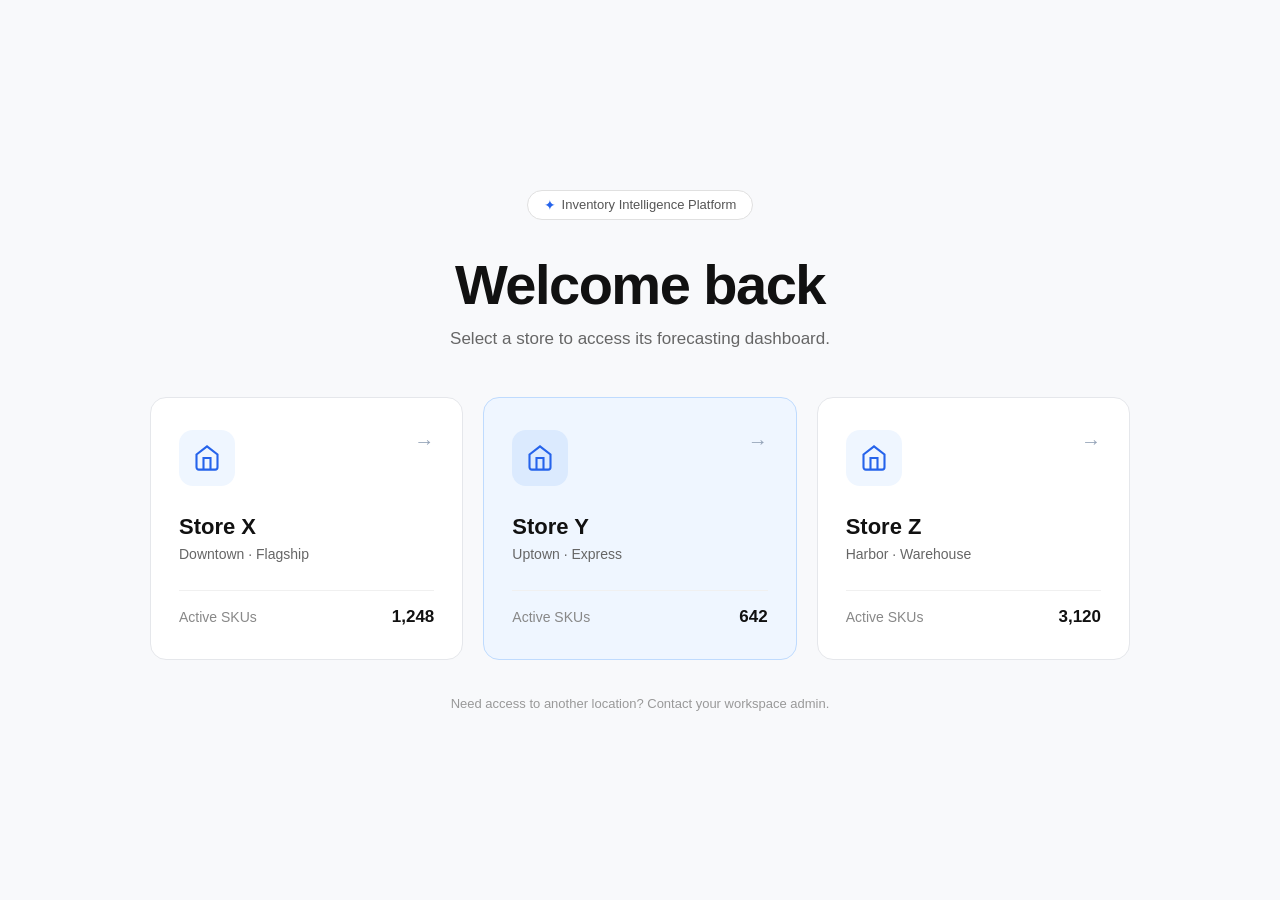
<file: pages/index.html>
<!DOCTYPE html>
<html lang="en">
<head>
<meta charset="UTF-8">
<meta name="viewport" content="width=device-width, initial-scale=1.0">
<title>Stockwise — Inventory Intelligence</title>
<link rel="stylesheet" href="../css/style.css">
</head>
<body>
<div class="store-page">
  <div class="store-badge"><span class="badge-icon">✦</span> Inventory Intelligence Platform</div>
  <h1 class="store-title">Welcome back</h1>
  <p class="store-sub">Select a store to access its forecasting dashboard.</p>
  <div class="store-grid">
    <a href="login.html?store=x" class="store-card">
      <div class="store-card-top">
        <div class="store-icon"><svg width="28" height="28" viewBox="0 0 24 24" fill="none" stroke="currentColor" stroke-width="1.8"><path d="M3 9l9-7 9 7v11a2 2 0 0 1-2 2H5a2 2 0 0 1-2-2z"/><polyline points="9 22 9 12 15 12 15 22"/></svg></div>
        <span class="arrow">→</span>
      </div>
      <div class="store-name">Store X</div>
      <div class="store-loc">Downtown · Flagship</div>
      <div class="store-sku"><span>Active SKUs</span><strong>1,248</strong></div>
    </a>
    <a href="login.html?store=y" class="store-card active">
      <div class="store-card-top">
        <div class="store-icon"><svg width="28" height="28" viewBox="0 0 24 24" fill="none" stroke="currentColor" stroke-width="1.8"><path d="M3 9l9-7 9 7v11a2 2 0 0 1-2 2H5a2 2 0 0 1-2-2z"/><polyline points="9 22 9 12 15 12 15 22"/></svg></div>
        <span class="arrow">→</span>
      </div>
      <div class="store-name">Store Y</div>
      <div class="store-loc">Uptown · Express</div>
      <div class="store-sku"><span>Active SKUs</span><strong>642</strong></div>
    </a>
    <a href="login.html?store=z" class="store-card">
      <div class="store-card-top">
        <div class="store-icon"><svg width="28" height="28" viewBox="0 0 24 24" fill="none" stroke="currentColor" stroke-width="1.8"><path d="M3 9l9-7 9 7v11a2 2 0 0 1-2 2H5a2 2 0 0 1-2-2z"/><polyline points="9 22 9 12 15 12 15 22"/></svg></div>
        <span class="arrow">→</span>
      </div>
      <div class="store-name">Store Z</div>
      <div class="store-loc">Harbor · Warehouse</div>
      <div class="store-sku"><span>Active SKUs</span><strong>3,120</strong></div>
    </a>
  </div>
  <p class="store-footer">Need access to another location? Contact your workspace admin.</p>
</div>
<script src="../js/main.js"></script>
</body>
</html>
</file>
<file: css/style.css>
*{box-sizing:border-box;margin:0;padding:0}
body{font-family:-apple-system,BlinkMacSystemFont,'Segoe UI',sans-serif;background:#f8f9fb;color:#111;min-height:100vh}
a{text-decoration:none;color:inherit}

/* ── Store selection ── */
.store-page{display:flex;flex-direction:column;align-items:center;justify-content:center;min-height:100vh;padding:40px 24px}
.store-badge{display:inline-flex;align-items:center;gap:6px;font-size:13px;color:#555;background:#fff;border:0.5px solid #e0e0e0;border-radius:20px;padding:6px 16px;margin-bottom:32px}
.badge-icon{color:#2563eb;font-size:14px}
.store-title{font-size:56px;font-weight:700;letter-spacing:-1.5px;margin-bottom:12px;text-align:center}
.store-sub{font-size:17px;color:#666;margin-bottom:48px;text-align:center}
.store-grid{display:grid;grid-template-columns:repeat(3,1fr);gap:20px;width:100%;max-width:980px;margin-bottom:36px}
.store-card{background:#fff;border:0.5px solid #e5e7eb;border-radius:16px;padding:32px 28px;cursor:pointer;transition:box-shadow 0.2s,border-color 0.2s;display:flex;flex-direction:column;gap:0;min-height:220px}
.store-card:hover{box-shadow:0 4px 24px rgba(0,0,0,0.09);border-color:#c0c8d8}
.store-card.active{background:#eff6ff;border-color:#bfdbfe}
.store-card-top{display:flex;align-items:flex-start;justify-content:space-between;margin-bottom:28px}
.store-icon{width:56px;height:56px;background:#eff6ff;border-radius:14px;display:flex;align-items:center;justify-content:center;color:#2563eb}
.store-card.active .store-icon{background:#dbeafe}
.arrow{font-size:20px;color:#94a3b8;transition:transform 0.2s}
.store-card:hover .arrow{transform:translateX(4px);color:#2563eb}
.store-name{font-size:22px;font-weight:700;margin-bottom:6px}
.store-loc{font-size:14px;color:#666;margin-bottom:28px}
.store-sku{display:flex;justify-content:space-between;align-items:center;font-size:14px;color:#888;border-top:0.5px solid #f0f0f0;padding-top:16px;margin-top:auto}
.store-sku strong{font-size:17px;font-weight:700;color:#111}
.store-footer{font-size:13px;color:#999;text-align:center}

/* ── Login ── */
.login-page{display:flex;flex-direction:column;align-items:center;justify-content:center;min-height:100vh;padding:40px 24px}
.back-link{font-size:13px;color:#555;margin-bottom:28px;align-self:flex-start;margin-left:calc(50% - 210px);display:flex;align-items:center;gap:4px}
.back-link:hover{color:#2563eb}
.login-card{background:#fff;border:0.5px solid #e5e7eb;border-radius:14px;padding:28px 32px;width:100%;max-width:420px}
.login-store-header{display:flex;align-items:center;gap:12px;margin-bottom:20px}
.store-icon-sm{width:38px;height:38px;background:#eff6ff;border-radius:9px;display:flex;align-items:center;justify-content:center;color:#2563eb}
.signing-in-label{font-size:12px;color:#888}
.signing-in-store{font-size:15px;font-weight:600}
.login-divider{height:0.5px;background:#f0f0f0;margin-bottom:20px}
.login-title{font-size:22px;font-weight:600;margin-bottom:5px}
.login-sub{font-size:13px;color:#666;margin-bottom:22px}
.form-group{margin-bottom:16px}
.form-label{font-size:13px;font-weight:500;color:#333;display:block;margin-bottom:6px}
.input-wrap{position:relative}
.input-icon{position:absolute;left:11px;top:50%;transform:translateY(-50%);color:#aaa}
.form-input{width:100%;padding:9px 12px 9px 34px;border:0.5px solid #d1d5db;border-radius:8px;font-size:14px;color:#111;background:#fafafa;outline:none;transition:border-color 0.2s}
.form-input:focus{border-color:#2563eb;background:#fff}
.btn-signin{display:block;width:100%;padding:11px;background:#2563eb;color:#fff;border:none;border-radius:9px;font-size:14px;font-weight:500;cursor:pointer;text-align:center;margin-top:20px;transition:background 0.2s}
.btn-signin:hover{background:#1d4ed8}

/* ── Dashboard ── */
.dashboard-body{background:#f3f4f6}
.navbar{display:flex;align-items:center;justify-content:space-between;padding:11px 24px;background:#fff;border-bottom:0.5px solid #e5e7eb;position:sticky;top:0;z-index:10}
.nav-brand{display:flex;align-items:center;gap:10px}
.nav-logo{width:32px;height:32px;background:#2563eb;border-radius:8px;display:flex;align-items:center;justify-content:center}
.nav-title{font-size:14px;font-weight:600;line-height:1.2}
.nav-sub{font-size:11px;color:#888}
.nav-search{flex:1;max-width:340px;margin:0 20px;position:relative}
.nav-search input{width:100%;padding:7px 12px 7px 32px;border:0.5px solid #e5e7eb;border-radius:8px;font-size:13px;background:#f8f9fb;outline:none}
.nav-search input:focus{border-color:#2563eb;background:#fff}
.search-icon{position:absolute;left:10px;top:50%;transform:translateY(-50%);color:#aaa}
.nav-actions{display:flex;align-items:center;gap:8px}
.btn-ghost-nav{padding:7px 13px;border:0.5px solid #e5e7eb;border-radius:8px;background:#fff;font-size:13px;cursor:pointer;display:flex;align-items:center;gap:5px;color:#333}
.btn-ghost-nav:hover{background:#f8f9fb}
.btn-primary-nav{padding:7px 14px;border:none;border-radius:8px;background:#2563eb;color:#fff;font-size:13px;font-weight:500;cursor:pointer;display:flex;align-items:center;gap:6px}
.btn-primary-nav:hover{background:#1d4ed8}
.dash-content{padding:20px 24px}
.dash-header{display:flex;align-items:flex-start;justify-content:space-between;margin-bottom:20px;padding-top:4px}
.dash-title{font-size:28px;font-weight:700;letter-spacing:-0.5px;margin-bottom:5px}
.dash-desc{font-size:13px;color:#888}
.time-filters{display:flex;gap:4px;align-items:center}
.tf{padding:6px 14px;border:0.5px solid #e5e7eb;border-radius:8px;background:#fff;font-size:13px;color:#555;cursor:pointer}
.tf:hover{background:#f8f9fb}
.tf.active{background:#f0f0f0;color:#111;font-weight:500;border-color:#d1d5db}
.metrics{display:grid;grid-template-columns:repeat(4,1fr);gap:16px;margin-bottom:18px}
.metric-card{background:#fff;border:0.5px solid #e5e7eb;border-radius:14px;padding:22px 24px}
.metric-icon{width:40px;height:40px;border-radius:10px;display:flex;align-items:center;justify-content:center;margin-bottom:16px}
.metric-icon.blue{background:#eff6ff}
.metric-icon.amber{background:#fffbeb}
.metric-label{font-size:13px;color:#888;margin-bottom:8px}
.metric-row{display:flex;align-items:baseline;justify-content:space-between;gap:8px}
.metric-value{font-size:30px;font-weight:600;color:#111}
.badge-up{font-size:11px;font-weight:500;color:#16a34a;background:#f0fdf4;padding:2px 7px;border-radius:20px;white-space:nowrap}
.badge-down{font-size:11px;font-weight:500;color:#dc2626;background:#fef2f2;padding:2px 7px;border-radius:20px;white-space:nowrap}
.main-grid{display:grid;grid-template-columns:1fr 320px;gap:16px;margin-bottom:18px}
.panel{background:#fff;border:0.5px solid #e5e7eb;border-radius:12px;padding:16px}
.panel-header{display:flex;align-items:flex-start;justify-content:space-between;margin-bottom:4px}
.panel-title{font-size:13px;font-weight:500;color:#111;display:flex;align-items:center;gap:6px;margin-bottom:2px}
.alert-title svg{color:#d97706}
.panel-sub{font-size:11px;color:#888;margin-bottom:14px}
.legend{display:flex;gap:12px;font-size:11px;color:#888}
.legend span{display:flex;align-items:center;gap:5px}
.dot{width:8px;height:8px;border-radius:50%;display:inline-block;flex-shrink:0}
.alerts-list{display:flex;flex-direction:column;gap:11px}
.alert-item{padding-bottom:11px;border-bottom:0.5px solid #f0f0f0}
.alert-item:last-child{border-bottom:none;padding-bottom:0}
.alert-top{display:flex;align-items:flex-start;justify-content:space-between;margin-bottom:5px;gap:8px}
.alert-name{font-size:12px;font-weight:500;color:#111}
.alert-sku{font-size:11px;color:#888}
.prog-bar{width:100%;height:4px;background:#f0f0f0;border-radius:2px;margin:4px 0}
.prog-fill{height:4px;background:#2563eb;border-radius:2px}
.prog-labels{display:flex;justify-content:space-between;font-size:10px;color:#aaa}
.badge-critical{font-size:11px;font-weight:500;color:#dc2626;background:#fef2f2;padding:2px 8px;border-radius:20px;white-space:nowrap;flex-shrink:0}
.badge-warning{font-size:11px;font-weight:500;color:#d97706;background:#fffbeb;padding:2px 8px;border-radius:20px;white-space:nowrap;flex-shrink:0}
.badge-healthy{font-size:11px;font-weight:500;color:#16a34a;background:#f0fdf4;padding:2px 8px;border-radius:20px;white-space:nowrap}
.btn-view-all{width:100%;margin-top:14px;padding:8px;border:0.5px solid #e5e7eb;border-radius:8px;background:#fff;font-size:12px;color:#555;cursor:pointer}
.btn-view-all:hover{background:#f8f9fb}
.table-panel{background:#fff;border:0.5px solid #e5e7eb;border-radius:12px;padding:16px}
.table-header{display:flex;align-items:center;justify-content:space-between;margin-bottom:4px}
.table-sub{font-size:11px;color:#888;margin-bottom:14px}
.view-all-link{font-size:12px;color:#2563eb}
table{width:100%;border-collapse:collapse;table-layout:fixed}
thead th{font-size:11px;color:#888;font-weight:400;padding:7px 12px;text-align:left;border-bottom:0.5px solid #f0f0f0}
tbody td{font-size:13px;color:#111;padding:10px 12px;border-bottom:0.5px solid #f5f5f5}
tbody tr:last-child td{border-bottom:none}
tbody tr:hover{background:#fafbfc}
.sku-code{font-size:11px;color:#888 !important}
.prod-name{font-weight:500}
.right{text-align:right}
</file>
